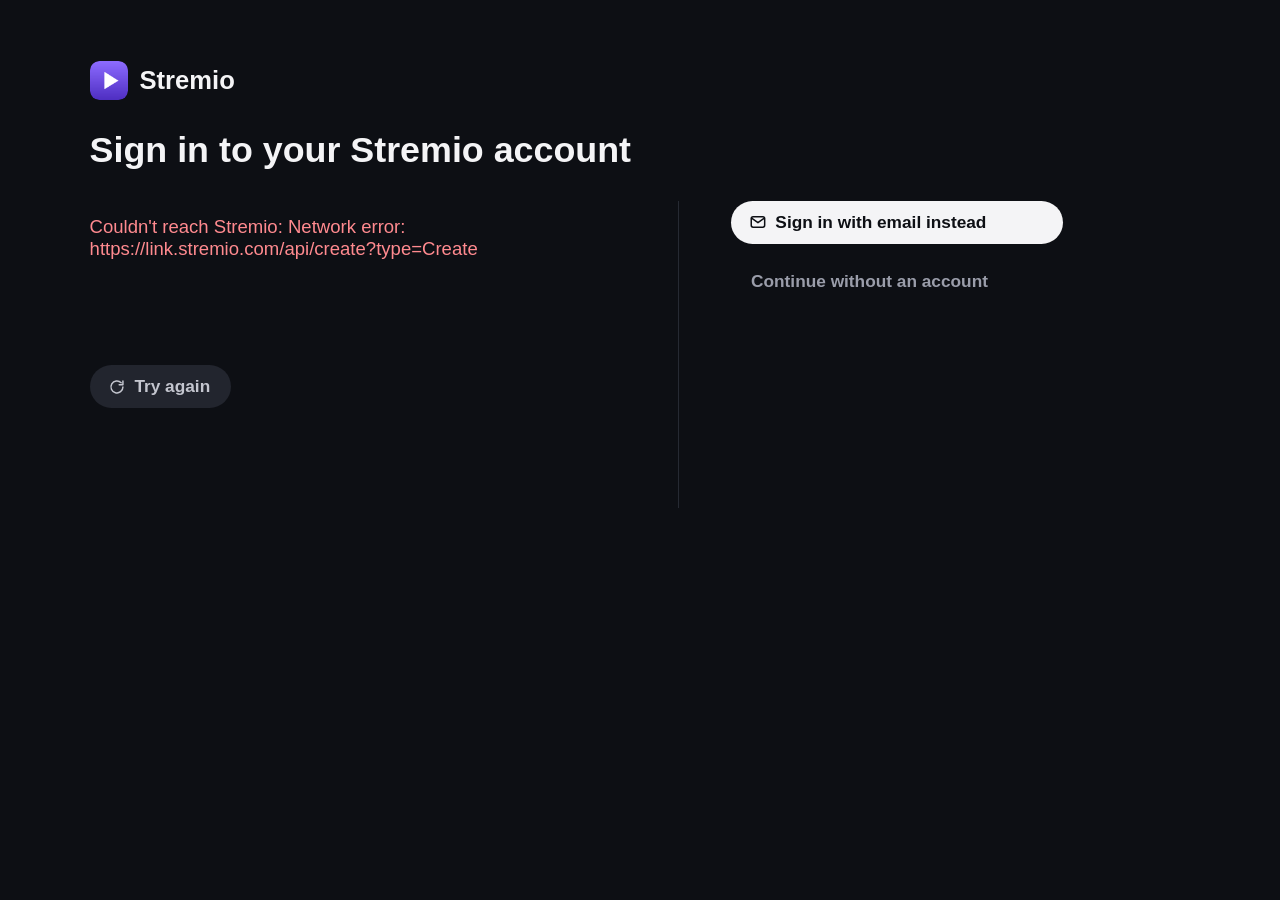
<file: app/index.html>
<!DOCTYPE html>
<html>
<head>
  <meta charset="utf-8">
  <title>Stremio</title>
  <link rel="stylesheet" href="css/app.css">
  <link rel="stylesheet" href="css/player.css">
</head>
<body>
  <div id="screens"></div>
  <div id="toast"></div>
  <!-- hls.js: Stremio's build (github.com/Stremio/hls.js v1.5.4-patch2), Apache-2.0, see lib/hls.LICENSE -->
  <script src="lib/hls.min.js"></script>
  <script src="js/util.js"></script>
  <script src="js/i18n.js"></script>
  <script src="js/luna.js"></script>
  <script src="js/account.js"></script>
  <script src="js/addons.js"></script>
  <script src="js/engine.js"></script>
  <script src="js/updates.js"></script>
  <script src="js/nav.js"></script>
  <script src="js/icons.js"></script>
  <script src="js/subtitles.js"></script>
  <script src="js/player.js"></script>
  <script src="js/screens.js"></script>
  <script src="js/main.js"></script>
</body>
</html>
</file>
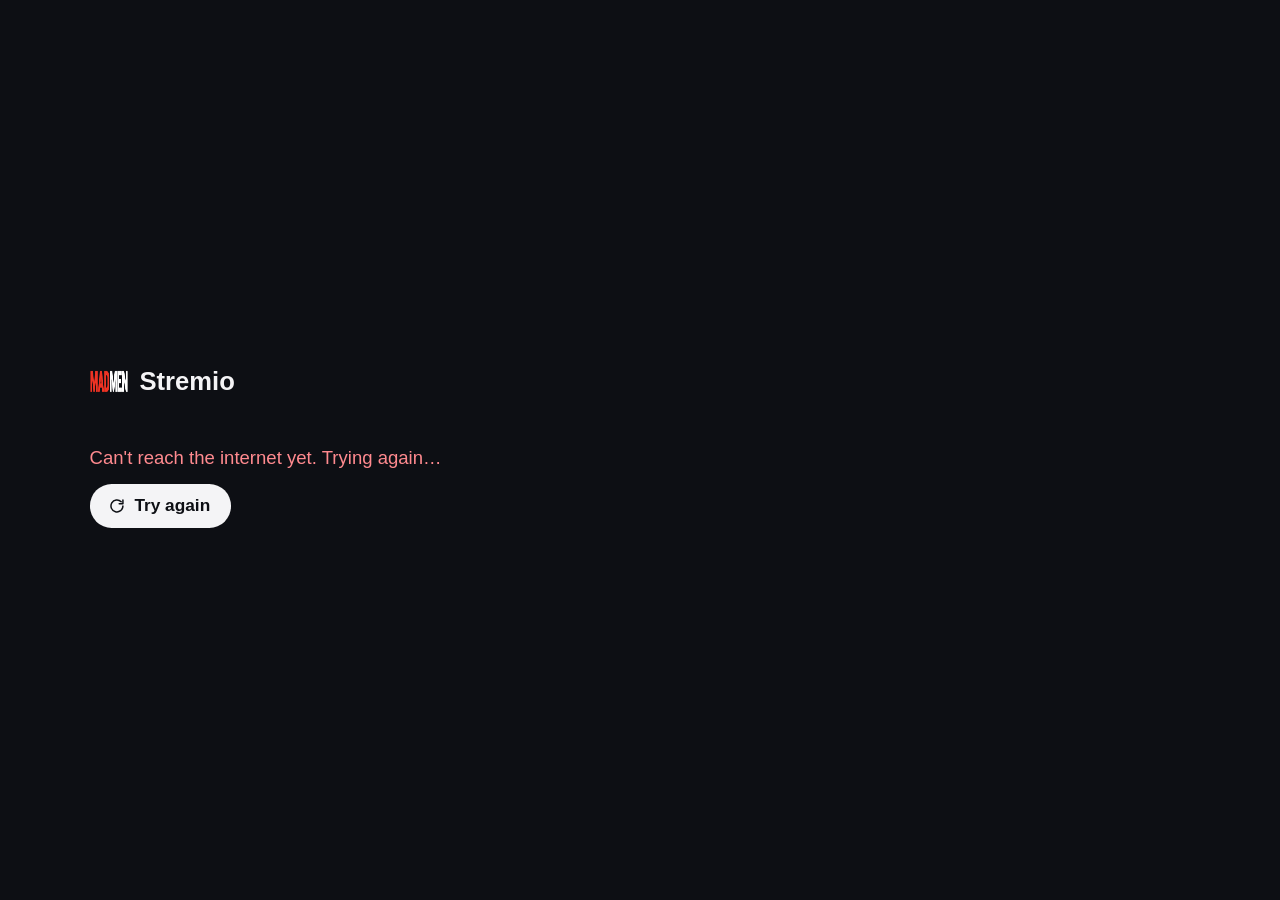
<file: preview/screens.html>
<!DOCTYPE html>
<!-- Local design preview of the browsing screens (not shipped). Runs the real
     app with Stremio's default addons, a sample library and stand-in TV
     services. ?screen=login|home|search|library|detail|series|streams|settings -->
<html>
<head>
  <meta charset="utf-8">
  <link rel="stylesheet" href="../app/css/app.css">
  <link rel="stylesheet" href="../app/css/player.css">
</head>
<body>
  <div id="screens"></div>
  <div id="toast"></div>
  <script>
    var target = (/screen=(\w+)/.exec(location.search) || [])[1] || "home";
    localStorage.clear();
    if (target !== "login") {
      localStorage.setItem("auth", JSON.stringify({ key: "preview", user: { _id: "u1", email: "andy@example.com" } }));
      var now = Date.now();
      function item(id, name, type, poster, vid, off, dur, ago) {
        return { _id: id, name: name, type: type, poster: poster, posterShape: "poster", removed: false, temp: false,
          _ctime: new Date(now - 9e8).toISOString(), _mtime: new Date(now - ago).toISOString(),
          state: { lastWatched: new Date(now - ago).toISOString(), timeOffset: off, duration: dur, video_id: vid, timeWatched: off } };
      }
      var P = "https://images.metahub.space/poster/medium/";
      var lib = {};
      [item("tt0804503", "Mad Men", "series", P + "tt0804503/img", "tt0804503:1:2", 205000, 2823000, 1e5),
       item("tt0903747", "Breaking Bad", "series", P + "tt0903747/img", "tt0903747:3:4", 1500000, 2800000, 9e5),
       item("tt1375666", "Inception", "movie", P + "tt1375666/img", "tt1375666", 3100000, 8880000, 3e6),
       item("tt0068646", "The Godfather", "movie", P + "tt0068646/img", null, 0, 0, 5e6),
       item("tt0386676", "The Office", "series", P + "tt0386676/img", null, 0, 0, 6e6)].forEach(function (it) { lib[it._id] = it; });
      localStorage.setItem("library", JSON.stringify(lib));
      localStorage.setItem("lastStream:tt0804503:1:2", JSON.stringify({ infoHash: "x" }));
    }
  </script>
  <script src="../app/lib/hls.min.js"></script>
  <!-- ?lang=es|fr|de|pt previews the interface in that language -->
  <script>var langParam = /[?&]lang=(\w+)/.exec(location.search); if (langParam) localStorage.setItem("uiLang", JSON.stringify(langParam[1]));</script>
  <script src="../app/js/util.js"></script>
  <script src="../app/js/i18n.js"></script>
  <script src="../app/js/luna.js"></script>
  <script src="../app/js/account.js"></script>
  <script src="../app/js/addons.js"></script>
  <script src="../app/js/engine.js"></script>
  <script src="../app/js/updates.js"></script>
  <script src="../app/js/nav.js"></script>
  <script src="../app/js/icons.js"></script>
  <script src="../app/js/subtitles.js"></script>
  <script src="../app/js/player.js"></script>
  <script src="../app/js/screens.js"></script>
  <script src="../app/js/main.js"></script>
  <script>
    // Stand-ins for the account API and the TV's streaming server.
    Account.sync = function () { return Promise.resolve(false); };
    Account.addonCollection = function () { return Promise.resolve(null); };
    Engine.ensure = function () { return Promise.resolve(true); };
    Engine.alive = function () { return Promise.resolve(true); };
    Engine.detectCaps = function () {};
    // The TV's updater and GitHub releases: an app update is available.
    Luna.rootExec = function (cmd) {
      var out = /status$/.test(cmd) ? JSON.stringify({ server: "4.22.5", previous: "4.20.19", pending: null, skipped: [], busy: false,
        progress: { task: "server", state: "installed", previous: "4.20.19", version: "4.22.5" } }) : "started";
      return Promise.resolve({ returnValue: true, stdoutString: out + "\n" });
    };
    Updates.appState = function () { return Promise.resolve({ current: "1.3.5", latest: "1.3.6", previous: "1.3.4" }); };
    var linkLogin = Account.linkLogin;
    Account.linkLogin = function () {
      return Promise.resolve({ code: "K7QX", link: "https://link.stremio.com/K7QX",
        qrcode: "https://link.stremio.com/qr?data=https%3A%2F%2Flink.stremio.com%2FK7QX", wait: new Promise(function () {}), cancel: function () {} });
    };
    // A sample of real Torrentio results (Mad Men S01E02), plus a second addon.
    var fakeStreams = [{"name": "Torrentio\n4k DV | HDR", "title": "Mad.Men.S01.ITA.ENG.2160p.DSNP.WEB-DL.DDP2.0.DV.HDR.H.265-MeM.GP\nMad.Men.S01E02.Cosa.vogliono.le.donne.ITA.ENG.2160p.DSNP.WEB-DL.DDP2.0.DV.HDR.H.265-MeM.GP.mkv\n👤 25 💾 4.97 GB ⚙️ TorrentGalaxy\n🇬🇧 / 🇮🇹", "infoHash": "1b607a24562820e0ba430b149dc96bd4e1b69924", "fileIdx": 1, "behaviorHints": {"bingeGroup": "torrentio|1b607a24562820e0ba430b149dc96bd4e1b69924", "filename": "Mad.Men.S01E02.Cosa.vogliono.le.donne.ITA.ENG.2160p.DSNP.WEB-DL.DDP2.0.DV.HDR.H.265-MeM.GP.mkv"}}, {"name": "Torrentio\n4k DV | HDR", "title": "Mad Men S01E02 Ladies Room 2160p HMAX WEB-DL DTS-HD MA 5 1 1 DV HDR H 265-K\n👤 11 💾 8.39 GB ⚙️ ThePirateBay", "infoHash": "794cd420e84ca2fe1ed0249cedd8f81c4f042e00", "fileIdx": 0, "behaviorHints": {"bingeGroup": "torrentio|4k|DV|HDR|Kitsune", "filename": "Mad Men S01E02 Ladies Room 2160p HMAX WEB-DL DTS-HD MA 5 1 1 DV HDR H 265-Kitsune.mkv"}}, {"name": "Torrentio\n1080p", "title": "Mad Men (2007) Season 1-7 S01-S07 (1080p BluRay x265 HEVC 10bit AAC 5.1 LION) REPACK [QxR]\nMad Men (2007) Season 1 S01 (1080p BluRay x265 HEVC 10bit AAC 5.1 LION)/Mad Men (2007) - S01E02 - Ladies Room (1080p BluRay x265 LION).mkv\n👤 271 💾 1.2 GB ⚙️ 1337x", "infoHash": "f983ff9e90ebba299be22ba3a56a57139cf72d01", "fileIdx": 1, "behaviorHints": {"bingeGroup": "torrentio|f983ff9e90ebba299be22ba3a56a57139cf72d01", "filename": "Mad Men (2007) - S01E02 - Ladies Room (1080p BluRay x265 LION).mkv"}}, {"name": "Torrentio\n1080p", "title": "Mad Men (2007) Season 1-7 S01-S07 (1080p BluRay x265 HEVC 10bit AAC 5.1 Silence) [QxR]\nSeason 1/Mad Men (2007) - S01E02 - Ladies Room (1080p BluRay x265 Silence).mkv\n👤 94 💾 1.67 GB ⚙️ 1337x", "infoHash": "07c3f889c91d63db2364e71487df8905ee7d6fee", "fileIdx": 48, "behaviorHints": {"bingeGroup": "torrentio|07c3f889c91d63db2364e71487df8905ee7d6fee", "filename": "Mad Men (2007) - S01E02 - Ladies Room (1080p BluRay x265 Silence).mkv"}}, {"name": "Torrentio\n1080p", "title": "Mad.Men.S01.1080p.BluRay.x264-HAM[rartv]\nMad.Men.S01E02.BluRay.1080p.x264.HAM.mkv\n👤 81 💾 3.85 GB ⚙️ RARBG", "infoHash": "e40741c3e49eb4480b6f7a25895fcbb5bd855974", "fileIdx": 2, "behaviorHints": {"bingeGroup": "torrentio|e40741c3e49eb4480b6f7a25895fcbb5bd855974", "filename": "Mad.Men.S01E02.BluRay.1080p.x264.HAM.mkv"}}, {"name": "Torrentio\n1080p", "title": "Mad.Men.S01.1080p.BluRay.x265-RARBG\nMad.Men.S01E02.1080p.BluRay.x265-RARBG.mp4\n👤 60 💾 750.15 MB ⚙️ TorrentGalaxy", "infoHash": "36a1aaa810367967c1e42b655f115127a26b1144", "fileIdx": 2, "behaviorHints": {"bingeGroup": "torrentio|36a1aaa810367967c1e42b655f115127a26b1144", "filename": "Mad.Men.S01E02.1080p.BluRay.x265-RARBG.mp4"}}, {"name": "Torrentio\n1080p", "title": "Mad Men (2007) Complete Series (1080p BluRay x265 HEVC 10bit AAC 5.1 Vyndros)\nSeason 1/Mad.Men.S01E02.Ladies.Room.1080p.10bit.BluRay.AAC5.1.HEVC-Vyndros.mkv\n👤 56 💾 1.38 GB ⚙️ 1337x", "infoHash": "bc93d9b3cc4b24a88298d3594c839111782d40e7", "fileIdx": 2, "behaviorHints": {"bingeGroup": "torrentio|bc93d9b3cc4b24a88298d3594c839111782d40e7", "filename": "Mad.Men.S01E02.Ladies.Room.1080p.10bit.BluRay.AAC5.1.HEVC-Vyndros.mkv"}}, {"name": "Torrentio\n1080p", "title": "Mad.Men.S01-S07.COMPLETE.1080p.BluRay.x265-PGW\nSeason 1/Mad.Men.S01E02.1080p.BluRay.x265-PGW.mkv\n👤 51 💾 298.34 MB ⚙️ TorrentGalaxy", "infoHash": "c6a6b6f23f201e90f5d788a738d4f7967cc93108", "fileIdx": 10, "behaviorHints": {"bingeGroup": "torrentio|c6a6b6f23f201e90f5d788a738d4f7967cc93108", "filename": "Mad.Men.S01E02.1080p.BluRay.x265-PGW.mkv"}}, {"name": "Torrentio\n1080p", "title": "Безумцы / Mad Men / Сезон: 1 / Серии: 1-13 из 13 [2007 BDRemux 1080p] MVO (LostFilm) + MVO (TVShows) + MVO (FOX Life) + Original + Sub (Eng Rus)\nMad.Men.S01E02.Ladies.Room.1080p.BluRay.REMUX.AVC.DTS-HD.MA.5.1-NOGRP.mkv\n👤 48 💾 9.14 GB ⚙️ Rutracker\n🇬🇧 / 🇷🇺", "infoHash": "ff6691a58ae1c6de48882292d2c316c377f35b29", "fileIdx": 1, "behaviorHints": {"bingeGroup": "torrentio|ff6691a58ae1c6de48882292d2c316c377f35b29", "filename": "Mad.Men.S01E02.Ladies.Room.1080p.BluRay.REMUX.AVC.DTS-HD.MA.5.1-NOGRP.mkv"}, "sources": ["tracker:http://bt.t-ru.org/ann?magnet", "dht:ff6691a58ae1c6de48882292d2c316c377f35b29", "tracker:udp://tracker.opentrackr.org:1337/announce", "tracker:udp://open.stealth.si:80/announce", "tracker:udp://open.demonii.com:1337/announce", "tracker:udp://open.tracker.cl:1337/announce", "tracker:udp://tracker.qu.ax:6969/announce", "tracker:udp://tracker.ducks.party:1984/announce", "tracker:udp://explodie.org:6969/announce", "tracker:udp://tracker.tryhackx.org:6969/announce", "tracker:udp://tracker.nyaa.vc:6969/announce", "tracker:udp://tracker.gmi.gd:6969/announce", "tracker:udp://tracker-udp.gbitt.info:80/announce", "tracker:http://tracker2.dler.org:80/announce", "tracker:http://tracker.dler.com:6969/announce", "tracker:udp://tracker.dler.org:6969/announce", "tracker:http://tracker.renfei.net:8080/announce", "tracker:udp://tracker.peerfect.org:6969/announce", "tracker:udp://tracker.opentrackr.com:6969/announce", "tracker:udp://tracker.ilibr.org:6969/announce", "tracker:udp://retracker01-msk-virt.corbina.net:80/announce", "tracker:udp://mail.segso.net:6969/announce", "tracker:udp://opentor.net:6969", "tracker:http://bt2.t-ru.org/ann?magnet", "tracker:http://bt3.t-ru.org/ann?magnet", "tracker:http://bt4.t-ru.org/ann?magnet"]}, {"name": "Torrentio\n1080p", "title": "Mad Men S01E02 Ladies Room REPACK2 1080p AMZN WEB-DL DDP5 1 H 264-Kitsune\n👤 21 💾 3.52 GB ⚙️ ThePirateBay", "infoHash": "f763d5b991b0e087771a060b0c7029c905fbd693", "fileIdx": 0, "behaviorHints": {"bingeGroup": "torrentio|1080p|Kitsune", "filename": "Mad Men S01E02 Ladies Room REPACK2 1080p AMZN WEB-DL DDP5 1 H 264-Kitsune.mkv"}}, {"name": "Torrentio\nBDRip", "title": "Безумцы / Mad Men [S01] (2007) BDRip | Первый канал\nMad.Men.s01e02.rus.eng.bdrip.1channel.avi\n👤 2 💾 612.73 MB ⚙️ Rutor\n🇬🇧 / 🇷🇺", "infoHash": "37582ad0e83539a0c658f6a1a3951fe3e776b837", "fileIdx": 10, "behaviorHints": {"bingeGroup": "torrentio|37582ad0e83539a0c658f6a1a3951fe3e776b837", "filename": "Mad.Men.s01e02.rus.eng.bdrip.1channel.avi"}, "sources": ["tracker:http://retracker.local/announce", "tracker:udp://opentor.org:2710", "dht:37582ad0e83539a0c658f6a1a3951fe3e776b837", "tracker:udp://tracker.opentrackr.org:1337/announce", "tracker:udp://open.stealth.si:80/announce", "tracker:udp://open.demonii.com:1337/announce", "tracker:udp://open.tracker.cl:1337/announce", "tracker:udp://tracker.qu.ax:6969/announce", "tracker:udp://tracker.ducks.party:1984/announce", "tracker:udp://explodie.org:6969/announce", "tracker:udp://tracker.tryhackx.org:6969/announce", "tracker:udp://tracker.nyaa.vc:6969/announce", "tracker:udp://tracker.gmi.gd:6969/announce", "tracker:udp://tracker-udp.gbitt.info:80/announce", "tracker:http://tracker2.dler.org:80/announce", "tracker:http://tracker.dler.com:6969/announce", "tracker:udp://tracker.dler.org:6969/announce", "tracker:http://tracker.renfei.net:8080/announce", "tracker:udp://tracker.peerfect.org:6969/announce", "tracker:udp://tracker.opentrackr.com:6969/announce", "tracker:udp://tracker.ilibr.org:6969/announce", "tracker:udp://retracker01-msk-virt.corbina.net:80/announce", "tracker:udp://mail.segso.net:6969/announce", "tracker:udp://opentor.net:6969", "tracker:http://bt.t-ru.org/ann?magnet", "tracker:http://bt2.t-ru.org/ann?magnet", "tracker:http://bt3.t-ru.org/ann?magnet", "tracker:http://bt4.t-ru.org/ann?magnet"]}, {"name": "Torrentio\nBDRip", "title": "Mad.Men.S01.BDRip.x265-ION265\nMad.Men.S01E02.BDRip.x265-ION265.mp4\n👤 1 💾 314.91 MB ⚙️ RARBG", "infoHash": "43d68eccf2aedb3e3a4ffe6d79717c6600686c0e", "fileIdx": 1, "behaviorHints": {"bingeGroup": "torrentio|43d68eccf2aedb3e3a4ffe6d79717c6600686c0e", "filename": "Mad.Men.S01E02.BDRip.x265-ION265.mp4"}}, {"name": "Torrentio\nHDTV", "title": "Mad Men - Temporada 1 [HDTV][Cap.101_113][Castellano][www.descargas2020.org][www.pctnew.org]\nMad Men - Temporada 1 [HDTV][Cap.102][Castellano][www.descargas2020.org][www.pctnew.org].avi\n👤 1 💾 528.14 MB ⚙️ MejorTorrent\n🇪🇸", "infoHash": "0efd5eccc14970108c9d768bbe80136792781ced", "fileIdx": 1, "behaviorHints": {"bingeGroup": "torrentio|0efd5eccc14970108c9d768bbe80136792781ced", "filename": "Mad Men - Temporada 1 [HDTV][Cap.102][Castellano][www.descargas2020.org][www.pctnew.org].avi"}}, {"name": "Torrentio", "title": "Mad Men Season 1 2 3 4 5 6 7 - threesixtyp\nMad Men S01E02 Ladies Room.mp4\n👤 26 💾 157.67 MB ⚙️ ThePirateBay", "infoHash": "ee98f2e0723e216fbefcc3ac6285f1d6990805bd", "fileIdx": 3, "behaviorHints": {"bingeGroup": "torrentio|ee98f2e0723e216fbefcc3ac6285f1d6990805bd", "filename": "Mad Men S01E02 Ladies Room.mp4"}}];
    var otherStreams = [fakeStreams[2], { name: "MediaFusion 1080p", description: "Mad Men S01E02 1080p WEB-DL x264 AAC 2.0\n💾 900 MB\n🇪🇸", infoHash: "f00d" },
      { name: "YouTube", title: "Official trailer", ytId: "abc" }];
    Addons.streams = function (type, id, onGroup) {
      return new Promise(function (resolve) {
        setTimeout(function () { onGroup({ manifest: { name: "Torrentio" } }, fakeStreams); }, 300);
        setTimeout(function () { onGroup({ manifest: { name: "MediaFusion" } }, otherStreams); resolve([]); }, 900);
      });
    };
    window.addEventListener("load", function () {
      setTimeout(function () {
        var go = {
          search: function () { App.push(Screens.search()); var i = U.$("input.search"); i.value = "mad men"; i.dispatchEvent(new Event("input")); },
          library: function () { App.push(Screens.library()); },
          settings: function () { App.push(Screens.settings()); },
          detail: function () { App.push(Screens.detail("movie", "tt1375666", null)); },
          series: function () { App.push(Screens.detail("series", "tt0804503", null)); },
          streams: function () {
            Addons.meta("series", "tt0804503").then(function (m) {
              App.push(Screens.streams(m, m.videos.filter(function (v) { return v.id === "tt0804503:1:2"; })[0]));
            });
          }
        }[target];
        if (go) go();
      }, 2500);
    });
  </script>
</body>
</html>
</file>
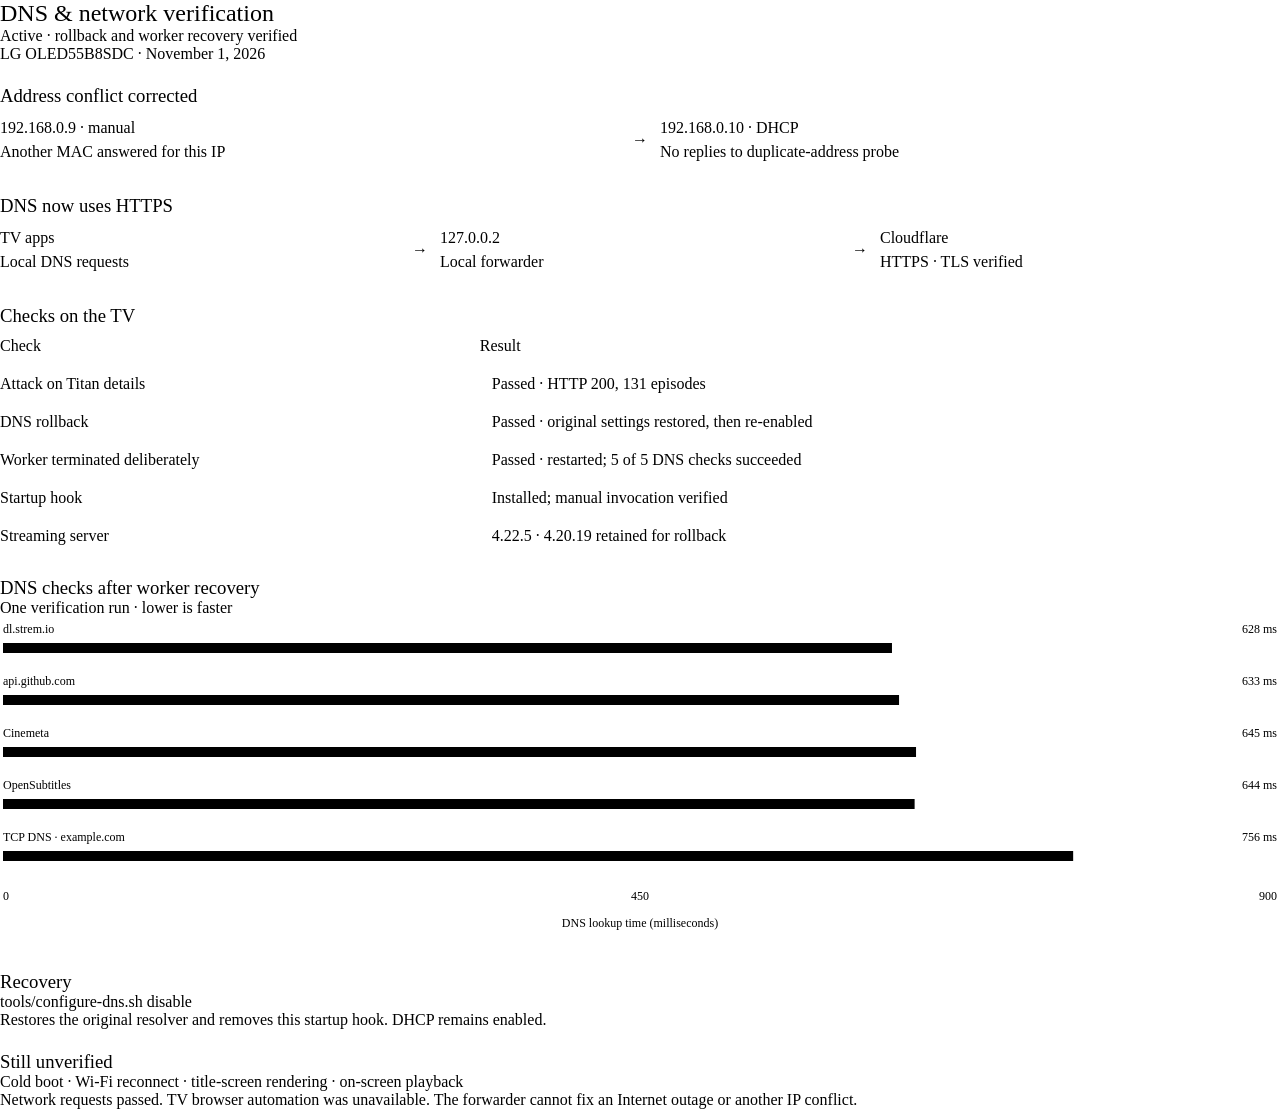
<file: docs/reports/dns-2026-11-01.html>
<!doctype html>
<html><head><meta charset="utf-8"><meta name="viewport" content="width=device-width,initial-scale=1"><style>
body {font-family:var(--font-sans);color:var(--foreground);margin:0} main{display:grid;gap:22px} h2,h3,p{margin:0} h2,h3{font-weight:500} .status{color:var(--success)} .sub{color:var(--muted-foreground)} .route{display:flex;flex-wrap:wrap;align-items:center;gap:12px}.node{padding:12px 0;flex:1;min-width:130px}.node strong{display:block;font-weight:500}.node span{display:block;margin-top:6px}.arrow{color:var(--muted-foreground)}table{width:100%;border-collapse:collapse}th,td{text-align:left;padding:10px 0;border-bottom:1px solid var(--border);vertical-align:top}th{font-weight:500}td:last-child{padding-left:12px} .tag{color:var(--success);font-weight:500} .limit{color:var(--warning)}code{overflow-wrap:anywhere;font-family:var(--font-mono)}svg{display:block;width:100%}svg text{fill:var(--foreground);font-size:12px} .note{padding-top:12px;border-top:1px solid var(--border)}@media(max-width:450px){.arrow{display:none}.node{min-width:100%;padding:6px 0}}
</style></head><body><main>
<section><h2>DNS &amp; network verification</h2><p class="status">Active · rollback and worker recovery verified</p><p class="sub">LG OLED55B8SDC · November 1, 2026</p></section>
<section><h3>Address conflict corrected</h3><div class="route"><div class="node"><strong>192.168.0.9 · manual</strong><span>Another MAC answered for this IP</span></div><span class="arrow" aria-hidden="true">→</span><div class="node"><strong>192.168.0.10 · DHCP</strong><span>No replies to duplicate-address probe</span></div></div></section>
<section><h3>DNS now uses HTTPS</h3><div class="route" aria-label="TV apps send local DNS to 127.0.0.2, which sends encrypted HTTPS DNS to Cloudflare"><div class="node"><strong>TV apps</strong><span>Local DNS requests</span></div><span class="arrow" aria-hidden="true">→</span><div class="node"><strong>127.0.0.2</strong><span>Local forwarder</span></div><span class="arrow" aria-hidden="true">→</span><div class="node"><strong>Cloudflare</strong><span>HTTPS · TLS verified</span></div></div></section>
<section><h3>Checks on the TV</h3><table><thead><tr><th>Check</th><th>Result</th></tr></thead><tbody>
<tr><td>Attack on Titan details</td><td><span class="tag">Passed</span> · HTTP 200, 131 episodes</td></tr>
<tr><td>DNS rollback</td><td><span class="tag">Passed</span> · original settings restored, then re-enabled</td></tr>
<tr><td>Worker terminated deliberately</td><td><span class="tag">Passed</span> · restarted; 5 of 5 DNS checks succeeded</td></tr>
<tr><td>Startup hook</td><td>Installed; manual invocation verified</td></tr>
<tr><td>Streaming server</td><td>4.22.5 · 4.20.19 retained for rollback</td></tr>
</tbody></table></section>
<section><h3>DNS checks after worker recovery</h3><p class="sub">One verification run · lower is faster</p><div id="dns-chart"></div></section>
<section class="note"><h3>Recovery</h3><p><code>tools/configure-dns.sh disable</code></p><p class="sub">Restores the original resolver and removes this startup hook. DHCP remains enabled.</p></section>
<section><h3>Still unverified</h3><p class="limit">Cold boot · Wi-Fi reconnect · title-screen rendering · on-screen playback</p><p class="sub">Network requests passed. TV browser automation was unavailable. The forwarder cannot fix an Internet outage or another IP conflict.</p></section>
</main><script>
(function(){const root=document.getElementById('dns-chart');const rows=[['dl.strem.io',628],['api.github.com',633],['Cinemeta',645],['OpenSubtitles',644],['TCP DNS · example.com',756]];function draw(){const w=root.clientWidth;if(!w)return;const pad=3,span=w-6,max=Math.ceil(Math.max(...rows.map(x=>x[1]))*1.1/100)*100;let s='<svg role="img" aria-label="Five successful DNS lookups after automatic worker recovery, ranging from 628 to 756 milliseconds" viewBox="0 0 '+w+' 320" height="320">';rows.forEach((r,i)=>{const y=i*52;s+='<text x="'+pad+'" y="'+(y+16)+'">'+r[0]+'</text><text text-anchor="end" x="'+(w-pad)+'" y="'+(y+16)+'">'+r[1]+' ms</text><rect x="'+pad+'" y="'+(y+26)+'" height="10" width="'+(span*r[1]/max)+'" fill="var(--chart-1)"/>';});[0,max/2,max].forEach((t,i)=>{s+='<text x="'+(pad+span*t/max)+'" y="283" text-anchor="'+(['start','middle','end'][i])+'">'+t+'</text>';});s+='<text x="'+(w/2)+'" y="310" text-anchor="middle">DNS lookup time (milliseconds)</text></svg>';root.innerHTML=s;}new ResizeObserver(draw).observe(root);draw();})();
</script></body></html>
</file>
<file: app/css/app.css>
/* Chromium 53: flexbox only (no grid, no flex gap). Sizes in vw for 1920x1080,
   a 5vw title-safe margin, and one spacing scale (0.4 / 0.8 / 1.2 / 1.6 /
   2.4 / 3.2 vw) shared with the player. Focus is a white ring on artwork and
   a white fill on controls. No CSS filters or blur: they stall the TV's GPU. */
:root { --edge: 5vw; --bg: #0d0f14; --ink: #f4f4f6; --muted: #9a9daa; --soft: #c4c6cf;
  --raised: #181b22; --raised2: #22252e; --accent: #8b6cff; --accent-deep: #6a4ef0; }
html, body { margin: 0; height: 100%; background: var(--bg); color: var(--ink); overflow: hidden;
  font-family: "LG Smart UI", "Museo Sans", sans-serif; font-size: 1.45vw; }
#screens > .screen { position: absolute; left: 0; top: 0; width: 100vw; height: 100vh; overflow: hidden; }
.hidden { display: none !important; }
h1 { font-size: 2.6vw; font-weight: 700; line-height: 1.1; margin: 0 0 1.2vw; }
h2 { font-size: 1.5vw; font-weight: 700; margin: 2.4vw 0 0.8vw; color: var(--ink); }
.error { color: #ff8a8f; margin: 1.2vw 0; }
.empty { color: var(--muted); padding: 3.2vw 0; font-size: 1.5vw; max-width: 60vw; line-height: 1.45; }
::selection { background: var(--accent); color: #fff; }

.icon { display: inline-block; flex: 0 0 auto; width: 1.5vw; height: 1.5vw; }
.icon svg { display: block; width: 100%; height: 100%; }

.btn { display: inline-flex; align-items: center; height: 3.4vw; padding: 0 1.6vw; margin: 0 0.8vw 0.8vw 0; box-sizing: border-box;
  border-radius: 1.7vw; background: var(--raised2); color: var(--soft); font-size: 1.35vw; font-weight: 600; white-space: nowrap; }
.btn .icon { width: 1.4vw; height: 1.4vw; margin: 0 0.7vw 0 -0.2vw; }
.btn.primary { background: var(--accent-deep); color: #fff; }
.btn.subtle { background: transparent; color: var(--muted); }
.btn.focus, .chip.focus, .tab.focus, .setting.focus, .mrow.focus { background: #f4f4f6 !important; color: #0d0f14 !important; }

.loading { display: flex; align-items: center; color: var(--muted); font-size: 1.4vw; padding: 2.4vw 0; }
.spinner { width: 2.2vw; height: 2.2vw; border: 0.3vw solid rgba(255,255,255,0.18); border-top-color: var(--accent);
  border-radius: 50%; animation: spin 0.9s linear infinite; margin-right: 1.2vw; box-sizing: border-box; }
@keyframes spin { to { transform: rotate(360deg); } }

#toast { position: absolute; left: 50%; bottom: 3.6vw; transform: translateX(-50%); z-index: 50;
  background: rgba(24,27,34,0.97); color: var(--ink); padding: 1vw 2vw; border-radius: 2vw; font-size: 1.35vw;
  box-shadow: 0 0.8vw 2.4vw rgba(0,0,0,0.5); opacity: 0; transition: opacity 200ms ease-out; pointer-events: none; white-space: nowrap; }
#toast.open { opacity: 1; }

.badge { display: inline-flex; align-items: center; height: 1.9vw; font-size: 1.02vw; font-weight: 600; padding: 0 0.7vw; border-radius: 0.4vw;
  background: rgba(255,255,255,0.09); color: var(--soft); margin: 0 0.5vw 0.4vw 0; white-space: nowrap; }
.badge .icon { width: 1.05vw; height: 1.05vw; margin-right: 0.4vw; }
.badge.warn { background: rgba(255,196,64,0.16); color: #ffd36b; }
.badge.info { background: rgba(139,108,255,0.22); color: #cbbcff; }
.badge.accent { background: var(--accent-deep); color: #fff; }
.badge.muted { background: transparent; color: var(--muted); padding-left: 0.2vw; }

/* ---- brand ---- */
.mark { width: 2.4vw; height: 2.4vw; border-radius: 0.6vw; margin-right: 0.9vw; }
.brand { display: flex; align-items: center; font-size: 2vw; font-weight: 700; color: var(--ink); margin-bottom: 2.4vw; }
.brand .mark { width: 3vw; height: 3vw; border-radius: 0.75vw; }

/* ---- top bar ---- */
.topbar { position: absolute; left: var(--edge); right: var(--edge); top: 2.4vw; height: 3.4vw; display: flex; align-items: center; z-index: 2; }
.topbar .logo { display: flex; align-items: center; font-weight: 700; font-size: 1.7vw; color: var(--ink); margin-right: 2.4vw; }
.tab { display: flex; align-items: center; height: 3.2vw; padding: 0 1.4vw; border-radius: 1.6vw; margin-right: 0.4vw;
  color: var(--muted); font-size: 1.35vw; font-weight: 600; }
.tab .icon { width: 1.35vw; height: 1.35vw; margin-right: 0.6vw; }
.tab.active { color: var(--ink); background: var(--raised2); }
.topbar .clock { margin-left: auto; color: var(--soft); font-size: 1.5vw; font-weight: 600; font-variant-numeric: tabular-nums; }
.page { position: absolute; left: 0; right: 0; top: 6.4vw; bottom: 0; padding: 0 var(--edge) 4.8vw; overflow: hidden; }

/* ---- rows and cards ---- */
.row h2 { margin: 1.6vw 0 0.4vw; }
.strip { display: flex; overflow: hidden; padding: 1vw var(--edge) 1.2vw; margin: 0 calc(-1 * var(--edge)); }
.card { flex: 0 0 auto; margin-right: 1.2vw; transition: transform 140ms ease-out; }
.card .art { position: relative; border-radius: 0.6vw; background: var(--raised); overflow: hidden;
  display: flex; align-items: center; justify-content: center; }
/* Rounded itself, not only clipped by .art: this Chromium drops the clip
   while a card's focus zoom animates, flashing square corners. */
.card .img { position: absolute; left: 0; top: 0; right: 0; bottom: 0; background: center / cover no-repeat; border-radius: inherit; }
.card.poster .art { width: 10.5vw; height: 15.75vw; }
.card.landscape .art { width: 21vw; height: 11.8vw; }
.card.square .art { width: 12vw; height: 12vw; }
.card .fallback { padding: 1.2vw; text-align: center; color: var(--muted); font-size: 1.15vw; line-height: 1.3; }
.card .name, .card .meta { width: 10.5vw; white-space: nowrap; overflow: hidden; text-overflow: ellipsis; }
.card .name { margin-top: 0.7vw; font-size: 1.15vw; font-weight: 600; color: var(--soft); }
.card .meta { margin-top: 0.2vw; font-size: 1.02vw; color: var(--muted); }
.card.landscape .name, .card.landscape .meta { width: 21vw; }
.card.square .name, .card.square .meta { width: 12vw; }
.card.focus { transform: scale(1.07); }
/* A ring without a blurred drop shadow: a large blur is repainted on every move. */
.card.focus .art { box-shadow: 0 0 0 0.25vw #fff; }
.card.focus .name { color: #fff; }
.card .progress { position: absolute; left: 0.6vw; right: 0.6vw; bottom: 0.6vw; height: 0.32vw; background: rgba(0,0,0,0.55);
  border-radius: 0.2vw; overflow: hidden; }
.card .progress div, .episode .progress div { height: 100%; background: var(--accent); }
.grid { display: flex; flex-wrap: wrap; padding-top: 0.4vw; }
.grid .card { margin: 0 1.2vw 2.4vw 0; }
.grid .empty { width: 100%; }

.chip { display: inline-flex; align-items: center; height: 2.8vw; padding: 0 1.3vw; border-radius: 1.4vw; background: var(--raised2);
  color: var(--soft); margin: 0 0.6vw 0.6vw 0; font-size: 1.25vw; font-weight: 600; }
.chip.active { background: var(--accent-deep); color: #fff; }
.filters { padding: 0.8vw 0 1.6vw; }

/* ---- sign-in ---- */
.login, .splash { padding: 4.8vw 7vw; box-sizing: border-box; }
.splash { display: flex; flex-direction: column; justify-content: center; align-items: flex-start; }
.login h1 { font-size: 2.8vw; }
.login .columns { display: flex; margin-top: 2.4vw; }
.linkbox { width: 46vw; min-height: 24vw; display: flex; flex-wrap: wrap; align-items: flex-start; }
.linkbox .qr { width: 16vw; height: 16vw; background: #fff; border-radius: 0.8vw; padding: 0.8vw; margin-right: 2.4vw; }
.linkbox .how { width: 24vw; color: var(--soft); line-height: 1.4; }
.linkbox .how p { margin: 0 0 0.6vw; }
.linkbox .url { color: #fff; font-size: 2vw; font-weight: 700; }
.linkbox .code { width: 100%; font-size: 5vw; letter-spacing: 1.2vw; font-weight: 700; color: #fff; margin-top: 1.6vw; font-variant-numeric: tabular-nums; }
.login .side { width: 30vw; padding-left: 4vw; border-left: 0.1vw solid #262a33; }
.login .side .btn { display: flex; width: 100%; max-width: 26vw; margin-bottom: 1.2vw; }
.emailform { margin: 0.4vw 0 2.4vw; }
input { display: block; width: 26vw; box-sizing: border-box; font: inherit; font-size: 1.4vw; height: 3.6vw; padding: 0 1.2vw; margin-bottom: 0.9vw;
  border: 0.15vw solid #2b2f39; border-radius: 0.6vw; background: var(--raised); color: #fff; outline: none; caret-color: var(--accent); }
input::-webkit-input-placeholder { color: var(--muted); }
input.focus { border-color: #fff; }

/* ---- search ---- */
.searchbar { position: absolute; left: var(--edge); top: 7.2vw; width: 52vw; }
.searchbar .icon { position: absolute; left: 1.3vw; top: 1.2vw; width: 1.6vw; height: 1.6vw; color: var(--muted); }
.searchbar input.search { width: 100%; height: 4vw; font-size: 1.6vw; padding-left: 4vw; }
.page.below-search { top: 12vw; }

/* ---- details ---- */
.detail .backdrop { position: absolute; left: 0; top: 0; right: 0; bottom: 0; background: var(--bg) center / cover no-repeat; }
.detail .shade { position: absolute; left: 0; top: 0; right: 0; bottom: 0;
  background: linear-gradient(90deg, rgba(13,15,20,0.97) 0%, rgba(13,15,20,0.9) 40%, rgba(13,15,20,0.5) 70%, rgba(13,15,20,0.35) 100%),
              linear-gradient(rgba(13,15,20,0) 60%, rgba(13,15,20,0.85) 100%); }
.detail .info { position: absolute; left: var(--edge); top: 5.6vw; width: 42vw; }
.detail .logo { display: block; max-width: 30vw; max-height: 9vw; margin-bottom: 2.4vw; }
.detail .info h1 { font-size: 3.4vw; margin-bottom: 1.6vw; }
.detail .facts { display: flex; flex-wrap: wrap; align-items: center; color: var(--soft); font-size: 1.3vw; margin-bottom: 1.6vw; }
.fact { margin-right: 1.4vw; }
.fact.rating { display: inline-flex; align-items: center; color: #ffd36b; font-weight: 700; }
.fact.rating .icon { width: 1.25vw; height: 1.25vw; margin-right: 0.4vw; }
.detail .description { font-size: 1.4vw; line-height: 1.5; color: var(--soft); max-height: 12.6vw; overflow: hidden; margin: 0 0 2.4vw; }
.detail .actions { display: flex; flex-wrap: wrap; }

/* Series: the episode list sits on its own dark panel so it never fights the backdrop. */
.detail .side { position: absolute; right: 0; top: 0; bottom: 0; width: 46vw; padding: 3.6vw var(--edge) 0 2.4vw; box-sizing: border-box;
  overflow: hidden; background: linear-gradient(90deg, rgba(13,15,20,0) 0%, rgba(13,15,20,0.88) 12%, rgba(13,15,20,0.96) 100%); }
.seasons { white-space: nowrap; overflow: hidden; padding: 0.4vw 0 1.2vw; }
.episodes { padding-bottom: 4.8vw; }
.episode { display: flex; align-items: center; padding: 0.8vw; border-radius: 0.8vw; margin-bottom: 0.4vw; }
.episode.focus { background: #f4f4f6; color: #0d0f14; }
.episode.future { opacity: 0.5; }
.episode .thumb { position: relative; flex: 0 0 auto; width: 12vw; height: 6.75vw; border-radius: 0.5vw; background: var(--raised2) center / cover no-repeat;
  margin-right: 1.4vw; overflow: hidden; }
.episode .thumb .progress { position: absolute; left: 0; right: 0; bottom: 0; height: 0.32vw; background: rgba(0,0,0,0.55); }
.episode .text { min-width: 0; }
.episode .title { font-size: 1.35vw; font-weight: 700; white-space: nowrap; overflow: hidden; text-overflow: ellipsis; }
.episode .meta { display: flex; align-items: center; font-size: 1.05vw; color: var(--muted); margin: 0.4vw 0 0.4vw; min-height: 1.9vw; }
.episode .meta .badge { margin: 0 0.8vw 0 0; }
.episode.focus .meta { color: #4a4d56; }
.episode .overview { font-size: 1.1vw; line-height: 1.4; max-height: 3.1vw; overflow: hidden; color: var(--muted); }
.episode.focus .overview { color: #2b2f39; }

/* ---- streams ---- */
.sbackdrop { position: absolute; left: 0; top: 0; right: 0; height: 22vw; background: center 25% / cover no-repeat; opacity: 0.22; }
.sbackdrop:after { content: ""; position: absolute; left: 0; right: 0; bottom: 0; height: 100%;
  background: linear-gradient(rgba(13,15,20,0.2), var(--bg)); }
.streams .head { position: absolute; left: var(--edge); right: var(--edge); top: 3.2vw; display: flex; align-items: flex-end; }
.hposter { flex: 0 0 auto; width: 6.4vw; height: 9.6vw; border-radius: 0.5vw; background: var(--raised) center / cover no-repeat;
  margin-right: 1.6vw; box-shadow: 0 0.8vw 2vw rgba(0,0,0,0.5); }
.streams .head h1 { margin: 0; }
.streams .sub { color: var(--soft); font-size: 1.4vw; margin-top: 0.5vw; }
.streams .status { color: var(--muted); font-size: 1.1vw; margin-top: 0.5vw; }
.btn.waiting { opacity: 0.6; }
.sbody2 { position: absolute; left: var(--edge); right: var(--edge); top: 11.6vw; bottom: 0; display: flex; flex-direction: column; }
.sfilters { flex: 0 0 auto; padding: 0 0 0.8vw; }
.streams .head { top: 2.4vw; }
.streams .hposter { width: 5.2vw; height: 7.8vw; }
.streams .head h1 { font-size: 2.6vw; }
.streams .sub { font-size: 1.25vw; }
.chip .ccount { margin-left: 0.6vw; opacity: 0.6; font-weight: 500; }
.streamlist { position: relative; flex: 1 1 auto; min-height: 0; overflow: hidden; padding: 0.6vw 0 4.8vw; }
.stream { display: flex; align-items: center; min-height: 4vw; padding: 0.75vw 1.4vw; border-radius: 0.8vw;
  background: rgba(24,27,34,0.88); margin-bottom: 0.5vw; }
.stream.focus { background: #f4f4f6; color: #0d0f14; }
.squal { flex: 0 0 auto; width: 7.6vw; }
.squal .sq { font-size: 1.6vw; font-weight: 800; line-height: 1.1; }
.squal .shdr { font-size: 0.95vw; font-weight: 700; color: #cbbcff; margin-top: 0.25vw; white-space: nowrap; }
.stream.focus .shdr { color: var(--accent-deep); }
.stream .sbody { flex: 1 1 auto; min-width: 0; margin-right: 2vw; }
.stream .stitle { font-size: 1.25vw; font-weight: 600; line-height: 1.35; white-space: nowrap; overflow: hidden; text-overflow: ellipsis; }
.stream.focus .stitle { white-space: normal; word-wrap: break-word; }
.stream .spack { display: none; font-size: 1vw; line-height: 1.35; color: #4a4d56; margin-top: 0.15vw; word-wrap: break-word; }
.stream.focus .spack { display: block; }
.stream .badges { display: flex; flex-wrap: wrap; align-items: center; margin-top: 0.4vw; }
.stream .badges .badge { margin-bottom: 0; height: 1.6vw; font-size: 0.92vw; padding: 0 0.6vw; }
.stream.focus .badge { background: rgba(13,15,20,0.08); color: #0d0f14; }
.stream.focus .badge.warn { background: #ffd36b; color: #3a2a00; }
.stream.focus .badge.info, .stream.focus .badge.accent { background: var(--accent-deep); color: #fff; }
.sside { flex: 0 0 auto; min-width: 12vw; text-align: right; }
.sstats { display: flex; justify-content: flex-end; }
.sstat { display: inline-flex; align-items: center; font-size: 1.15vw; font-weight: 600; color: var(--soft); margin-left: 1.3vw; }
.sstat .icon { width: 1.15vw; height: 1.15vw; margin-right: 0.4vw; }
.sstat.low { color: #ffd36b; }
.ssrc { font-size: 0.95vw; color: var(--muted); margin-top: 0.4vw; max-width: 18vw; margin-left: auto;
  white-space: nowrap; overflow: hidden; text-overflow: ellipsis; }
.stream.focus .sstat { color: #0d0f14; }
.stream.focus .sstat.low { color: #9a6b00; }
.stream.focus .ssrc { color: #4a4d56; }

/* ---- settings ---- */
.settings { width: 62vw; }
.settings h2:first-child { margin-top: 2vw; }
.setting { display: flex; justify-content: space-between; align-items: center; min-height: 3.6vw; padding: 0 1.4vw; border-radius: 0.7vw;
  margin-bottom: 0.4vw; background: var(--raised); box-sizing: border-box; }
.setting .value { display: flex; align-items: center; color: var(--muted); max-width: 36vw; text-align: right; }
.setting.focus .value { color: #2b2f39; }
.setting.info .value { flex: 1 1 auto; justify-content: flex-end; margin-left: 2vw; line-height: 1.4; padding: 0.6vw 0; }
.sctl { display: flex; align-items: center; color: var(--muted); }
.sctl .icon { width: 1.3vw; height: 1.3vw; }
.svalue { min-width: 9vw; text-align: center; color: var(--ink); font-weight: 600; }
.setting.focus .sctl, .setting.focus .svalue { color: #0d0f14; }
.dot { width: 0.7vw; height: 0.7vw; border-radius: 50%; background: var(--muted); margin-right: 0.7vw; }
.dot.ok { background: #4ade80; }
.settings .btn { margin: 0.8vw 0 0.4vw; }
.setting-buttons { display: flex; flex-wrap: wrap; min-height: 4.4vw; }
.setting-buttons .btn { margin-right: 1vw; }
.shint { margin: -0.4vw 0 1.6vw; font-size: 1.2vw; color: var(--muted); max-width: 50vw; line-height: 1.4; }
.setting.toggle .tcheck { width: 1.5vw; height: 1.5vw; visibility: hidden; color: var(--accent); }
.setting.toggle.on .tcheck { visibility: visible; }
.setting.toggle.on.focus .tcheck { color: #0d0f14; }

/* ---- skeletons: same boxes as the real components, filled grey ---- */
.skeleton { animation: pulse 1.6s ease-in-out infinite; }
@keyframes pulse { 0%, 100% { opacity: 1; } 50% { opacity: 0.45; } }
.skel { background: var(--raised2); border-radius: 0.4vw; }
.skel.line { height: 1.1vw; margin: 0.45vw 0; max-width: 100%; }
.skelcard .art.skel { border-radius: 0.6vw; }
.skelcard .sname { width: 7.5vw; height: 1.15vw; margin-top: 0.9vw; }
.skel.sh2 { width: 16vw; height: 1.8vw; margin: 1.6vw 0 0.4vw; }
.skel.sbtn { display: inline-block; height: 3.4vw; border-radius: 1.7vw; margin: 0 0.8vw 0.8vw 0; }
.skel.schip { display: inline-block; width: 8.5vw; height: 2.8vw; border-radius: 1.4vw; margin: 0 0.6vw 0.6vw 0; }
.skel.sthumb { flex: 0 0 auto; width: 12vw; height: 6.75vw; border-radius: 0.5vw; margin-right: 1.4vw; }
.skel.sbadge { width: 4.6vw; height: 1.6vw; margin-right: 0.5vw; }
.sside .skel.line { margin-left: auto; }
.skelcode { display: flex; flex-wrap: wrap; width: 100%; }
.skel.sqr { width: 17.6vw; height: 17.6vw; border-radius: 0.8vw; margin-right: 2.4vw; }
</file>
<file: app/css/player.css>
/* Player. The video is drawn by the TV on a hardware plane behind the page, so
   everything here floats over it on scrims. Spacing follows one scale
   (0.4 / 0.8 / 1.2 / 1.6 / 2.4 / 3.2 vw) and keeps a 5vw title-safe margin.
   No CSS filters or backdrop blur: they stall this TV's GPU. */
.player { --edge: 5vw; --ink: #f4f4f6; --muted: rgba(244,244,246,0.72); --faint: rgba(244,244,246,0.16);
  --accent: #8b6cff; --panel: rgba(14,16,22,0.97); background: transparent; }
.player .media { position: absolute; left: 0; top: 0; width: 100vw; height: 100vh; background: #000; }
.player .icon { display: inline-block; width: 1.6vw; height: 1.6vw; flex: 0 0 auto; }
.player .icon svg { display: block; width: 100%; height: 100%; }
.player .btn .icon { width: 1.4vw; height: 1.4vw; margin: 0 0.8vw 0 -0.2vw; }

/* ---- loading ---- */
.ploading { position: absolute; left: 0; top: 0; right: 0; bottom: 0; background: #0d0f14 center / cover no-repeat;
  display: flex; align-items: center; justify-content: center; }
.ploading:before { content: ""; position: absolute; left: 0; top: 0; right: 0; bottom: 0;
  background: radial-gradient(ellipse at center, rgba(13,15,20,0.78) 0%, rgba(13,15,20,0.94) 70%); }
.pcenter { position: relative; display: flex; flex-direction: column; align-items: center; text-align: center; max-width: 60vw; }
.plogo { max-width: 30vw; max-height: 11vw; margin-bottom: 1.6vw; }
.ptitle { font-size: 3.2vw; font-weight: 700; color: var(--ink); line-height: 1.1; margin-bottom: 1.2vw; }
.psub { font-size: 1.4vw; color: var(--muted); margin-bottom: 3.2vw; }
.pstatus { display: flex; align-items: center; font-size: 1.5vw; color: var(--ink); margin-top: 1.6vw; }
.pstatus .spinner { width: 1.8vw; height: 1.8vw; border-width: 0.22vw; margin-right: 1.2vw; }
.pstats { display: flex; margin-top: 1.2vw; min-height: 1.8vw; font-size: 1.2vw; color: var(--muted); }
.pstats .stat { display: flex; align-items: center; margin: 0 1.2vw; }
.pstats .icon { width: 1.3vw; height: 1.3vw; margin-right: 0.6vw; }
.buffering { position: absolute; left: 50%; top: 50%; margin: -2.4vw 0 0 -2.4vw; padding: 1.2vw;
  border-radius: 50%; background: rgba(13,15,20,0.55); }
.buffering .spinner { width: 2.4vw; height: 2.4vw; margin: 0; }

/* ---- overlay ---- */
.overlay .otop { position: absolute; left: 0; right: 0; top: 0; height: 22vh; padding: 3.2vw var(--edge) 0;
  display: flex; align-items: flex-start; justify-content: space-between;
  background: linear-gradient(rgba(0,0,0,0.85), rgba(0,0,0,0.6) 40%, rgba(0,0,0,0)); }
.otop, .obottom { text-shadow: 0 0.08vw 0.4vw rgba(0,0,0,0.6); }
.chips { display: flex; flex-wrap: wrap; }
.pchip { display: inline-flex; align-items: center; height: 2.1vw; padding: 0 0.9vw; margin-right: 0.6vw; border-radius: 0.45vw;
  background: rgba(13,15,20,0.62); color: var(--ink); text-shadow: none; font-size: 1.05vw; font-weight: 600; letter-spacing: 0.02vw; }
.pchip.accent { background: rgba(92,62,214,0.85); }
.pchip .icon { width: 1.15vw; height: 1.15vw; margin-right: 0.5vw; }
.otime { text-align: right; font-variant-numeric: tabular-nums; }
.oclock { font-size: 2vw; font-weight: 600; color: var(--ink); line-height: 1; }
.oends { font-size: 1.1vw; color: var(--muted); margin-top: 0.6vw; }

.overlay .obottom { position: absolute; left: 0; right: 0; bottom: 0; padding: 16vh var(--edge) 3.6vw;
  background: linear-gradient(rgba(0,0,0,0), rgba(0,0,0,0.62) 32%, rgba(0,0,0,0.9)); }
.oheading { margin-bottom: 2.4vw; }
.otitle { font-size: 2.6vw; font-weight: 700; color: var(--ink); line-height: 1.1; }
.osub { font-size: 1.4vw; color: var(--muted); margin-top: 0.6vw; }

.scrub { display: flex; align-items: center; }
.scrub .seekbar { flex: 1 1 auto; margin: 0 1.2vw; }
.tnow, .tleft { flex: 0 0 auto; min-width: 4.4vw; font-size: 1.3vw; color: var(--muted); font-variant-numeric: tabular-nums; }
.tnow { color: var(--ink); }
.tleft { text-align: right; }
.seekbar { position: relative; padding: 0.9vw 0; border-radius: 1vw; }
.seekbar .track { position: relative; height: 0.36vw; background: var(--faint); border-radius: 0.2vw; }
.seekbar .buf, .seekbar .played { position: absolute; left: 0; top: 0; bottom: 0; border-radius: 0.2vw; }
.seekbar .buf { background: rgba(255,255,255,0.3); }
.seekbar .played { background: var(--accent); }
.seekbar .knob { position: absolute; top: 50%; width: 0.36vw; height: 0.36vw; margin: -0.18vw 0 0 -0.18vw;
  border-radius: 50%; background: #fff; transition: transform 120ms ease-out; }
.seekbar.focus .track { height: 0.6vw; }
.seekbar.focus .knob, .seekbar.seeking .knob { transform: scale(4.2); box-shadow: 0 0.1vw 0.4vw rgba(0,0,0,0.45); }
.seekbar.focus { box-shadow: none; }
.bubble { position: absolute; bottom: 2.6vw; transform: translateX(-50%); padding: 0.4vw 0.9vw; border-radius: 0.5vw;
  background: #fff; color: #0d0f14; font-size: 1.15vw; font-weight: 700; white-space: nowrap; font-variant-numeric: tabular-nums; }
/* Three groups; the side groups share the leftover width equally, so the
   center group (back, play, forward) sits in the middle of the screen. No CSS grid:
   Chromium 53 doesn't have it. */
.controls { display: flex; align-items: center; margin-top: 2vw; }
.cgroup { display: flex; align-items: center; }
.cleft, .cright { flex: 1 1 0; }
.cright { justify-content: flex-end; }
.ccenter { flex: 0 0 auto; margin: 0 2.4vw; }
.ctl { display: flex; align-items: center; height: 4vw; width: 4vw; box-sizing: border-box; justify-content: center;
  border-radius: 2vw; margin-left: 1.2vw; background: rgba(255,255,255,0.16); color: var(--ink); text-shadow: none;
  transition: background-color 120ms ease-out, color 120ms ease-out; }
.cgroup .ctl:first-child { margin-left: 0; }
.ctl .icon { width: 1.75vw; height: 1.75vw; }
.ctl .icon svg text { font-family: inherit; }
.ctl.primary { height: 4.8vw; width: 4.8vw; border-radius: 2.4vw; }
.ctl.primary .icon { width: 2vw; height: 2vw; }
.ctl .clabel { display: none; }
.ctl.focus { background: #fff; color: #0d0f14; }

/* ---- subtitles ---- */
.sublayer { position: absolute; left: var(--edge); right: var(--edge); bottom: 7vh; text-align: center; pointer-events: none; }
.subs { font-size: 3.2vw; line-height: 1.25; color: #fff; font-weight: 600;
  text-shadow: 0 0 0.3vw rgba(0,0,0,0.9), 0.12vw 0.12vw 0.1vw #000, -0.12vw -0.12vw 0.1vw #000, 0.12vw -0.12vw 0.1vw #000, -0.12vw 0.12vw 0.1vw #000; }
.subs.raised { transform: translateY(-16vw); }
.subs.empty { display: none; }
/* Legibility options: a box behind each line (not one block), or yellow text. */
.subs.bg-translucent, .subs.bg-solid { line-height: 1.42; text-shadow: none; }
.subs.bg-translucent span, .subs.bg-solid span { padding: 0.06em 0.4em; border-radius: 0.14em;
  -webkit-box-decoration-break: clone; box-decoration-break: clone; }
.subs.bg-translucent span { background: rgba(0,0,0,0.62); }
.subs.bg-solid span { background: #000; }
.subs.color-yellow { color: #ffe14d; }

/* ---- track menus ---- */
.menu { position: absolute; right: 0; top: 0; bottom: 0; width: 31vw; background: var(--panel);
  box-shadow: -1.2vw 0 3.2vw rgba(0,0,0,0.5); padding: 3.6vw 2.4vw 2.4vw; box-sizing: border-box; }
.mhead { display: flex; align-items: center; color: var(--ink); margin-bottom: 1.6vw; padding: 0 1.2vw; }
.mhead .icon { width: 1.9vw; height: 1.9vw; margin-right: 1vw; color: var(--accent); }
.mhead h2 { margin: 0; font-size: 2vw; }
.mlist { position: absolute; left: 2.4vw; right: 2.4vw; top: 8.4vw; bottom: 2.4vw; overflow: hidden; }
.mrow { display: flex; align-items: center; justify-content: space-between; padding: 1vw 1.2vw; margin-bottom: 0.3vw;
  border-radius: 0.7vw; color: var(--ink); }
.mtext { min-width: 0; }
.mlabel { font-size: 1.4vw; font-weight: 600; }
.mrow.selected .mlabel { color: var(--accent); }
.msub { font-size: 1.1vw; color: var(--muted); margin-top: 0.3vw; }
.mcheck { width: 1.6vw; height: 1.6vw; margin-left: 1.2vw; color: var(--accent); }
.mrow.focus { background: #fff; }
.mrow.focus .mlabel, .mrow.focus .mcheck { color: #0d0f14; }
.mchev { width: 1.5vw; height: 1.5vw; margin-left: 1.2vw; color: var(--muted); }
.mrow.focus .mchev { color: #0d0f14; }
.mrow.focus .msub { color: #4a4d56; }
.mnote { display: flex; align-items: center; padding: 1vw 1.2vw; font-size: 1.15vw; color: var(--muted); }
.mnote .spinner { width: 1.3vw; height: 1.3vw; border-width: 0.18vw; margin-right: 0.9vw; }
.mdivider { height: 0.1vw; background: rgba(255,255,255,0.1); margin: 1.2vw 1.2vw; }
.sctl { display: flex; align-items: center; color: var(--muted); }
.sctl .icon { width: 1.3vw; height: 1.3vw; }
.svalue { min-width: 6.5vw; text-align: center; font-size: 1.3vw; color: var(--ink); font-variant-numeric: tabular-nums; }
.mrow.focus .sctl, .mrow.focus .svalue { color: #0d0f14; }

/* ---- next episode ---- */
.nextcard { position: absolute; right: var(--edge); bottom: 4.8vw; display: flex; width: 40vw; padding: 1.2vw;
  border-radius: 1vw; background: var(--panel); box-shadow: 0 1.2vw 3.2vw rgba(0,0,0,0.55); }
.nthumb { flex: 0 0 auto; width: 13vw; height: 7.3vw; border-radius: 0.6vw; background: #1f222a center / cover no-repeat; margin-right: 1.6vw; }
.nbody { flex: 1; min-width: 0; }
.nlabel { font-size: 1.4vw; font-weight: 700; color: var(--ink); white-space: nowrap; overflow: hidden; text-overflow: ellipsis; }
.ncount { font-size: 1.15vw; color: var(--muted); margin-top: 0.4vw; font-variant-numeric: tabular-nums; }
.nbar { height: 0.25vw; background: var(--faint); border-radius: 0.15vw; margin: 0.8vw 0 1.2vw; overflow: hidden; }
.nbar div { width: 100%; height: 100%; background: var(--accent); transform-origin: left center; transition: transform 10s linear; }
.nextcard .actions { display: flex; align-items: center; }
.nextcard .btn { margin-bottom: 0; }
.overlay:not(.hidden) ~ .nextcard { bottom: 21vw; }

/* ---- errors ---- */
.perror { position: absolute; left: 0; top: 0; right: 0; bottom: 0; background: rgba(13,15,20,0.97);
  display: flex; align-items: center; justify-content: center; }
.ecard { max-width: 52vw; text-align: center; display: flex; flex-direction: column; align-items: center; }
.ealert { width: 3.2vw !important; height: 3.2vw !important; color: #ff7a80; margin-bottom: 1.6vw; }
.ecard h1 { font-size: 2.4vw; margin: 0 0 1.2vw; }
.ecard p { font-size: 1.45vw; line-height: 1.45; color: var(--muted); margin: 0 0 2.4vw; }
.ecard .actions { display: flex; justify-content: center; }
.ecard .btn { margin: 0 0.6vw; }
</file>
